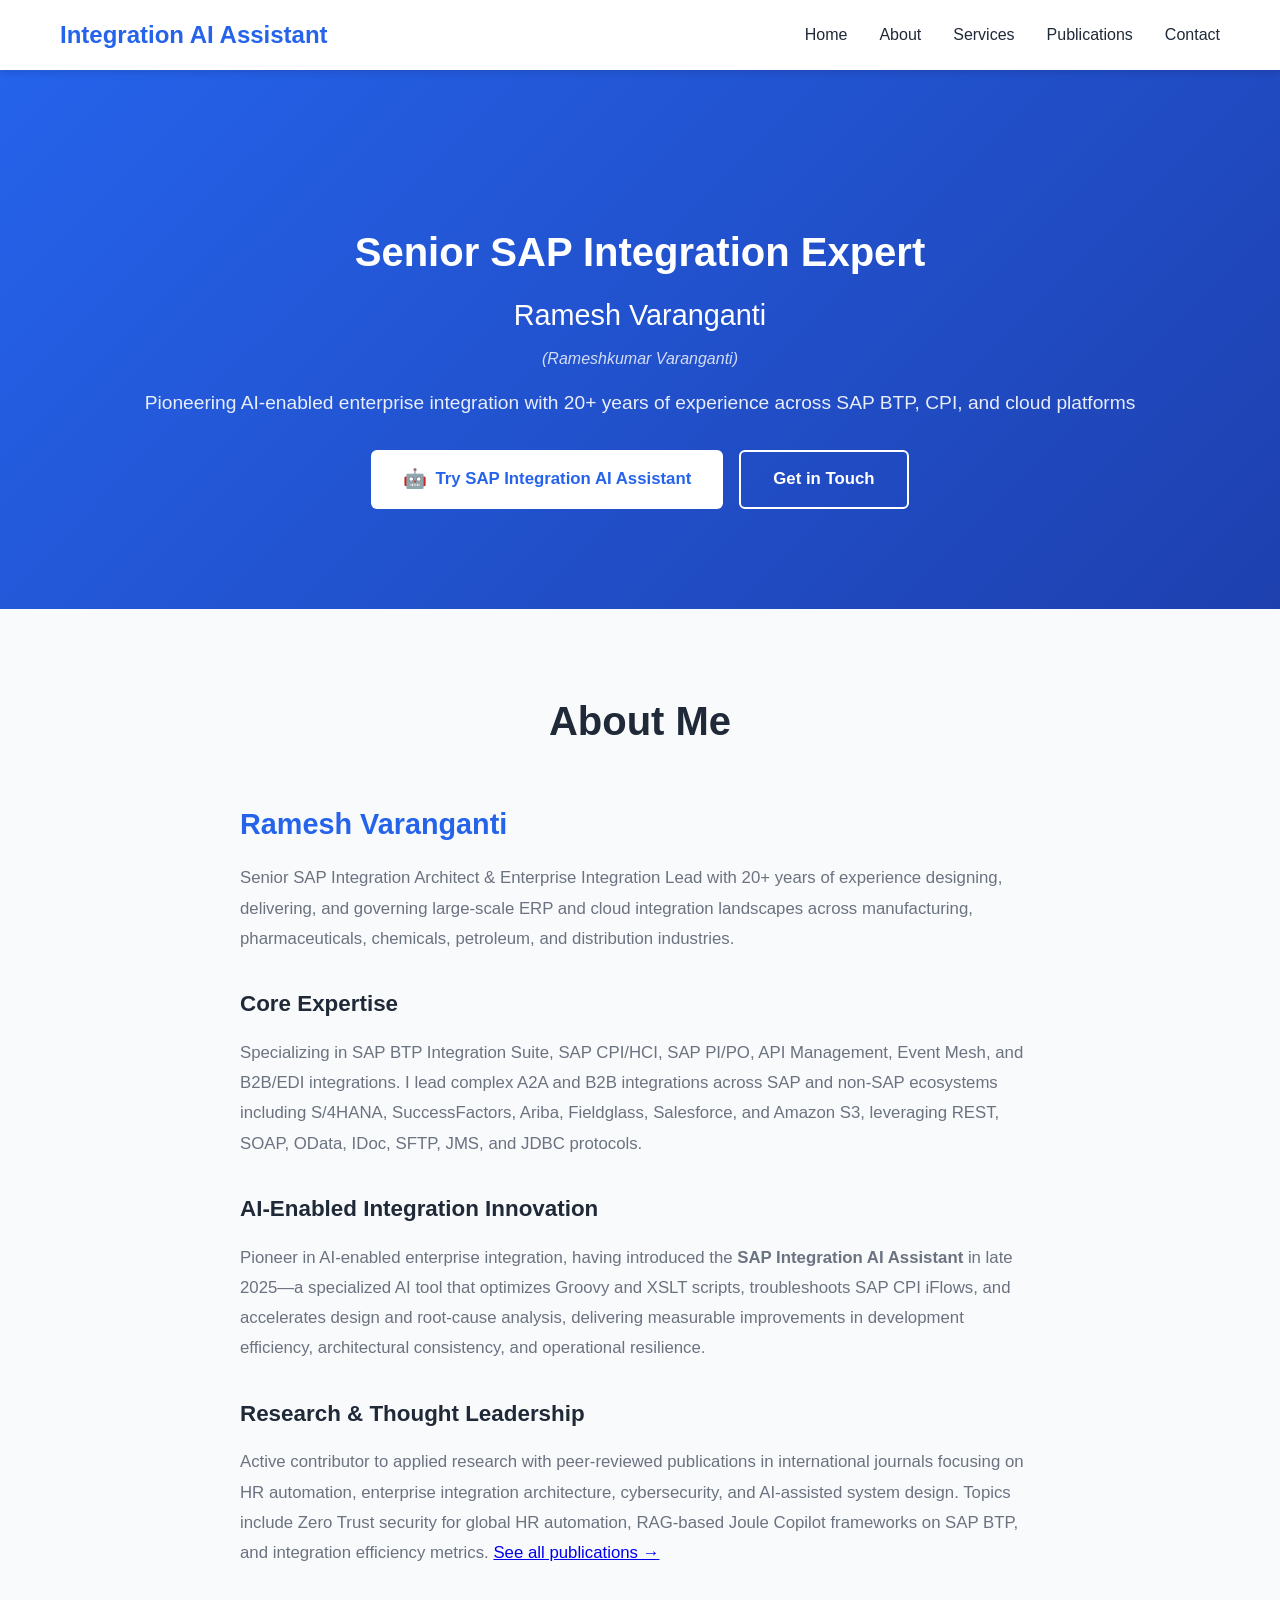
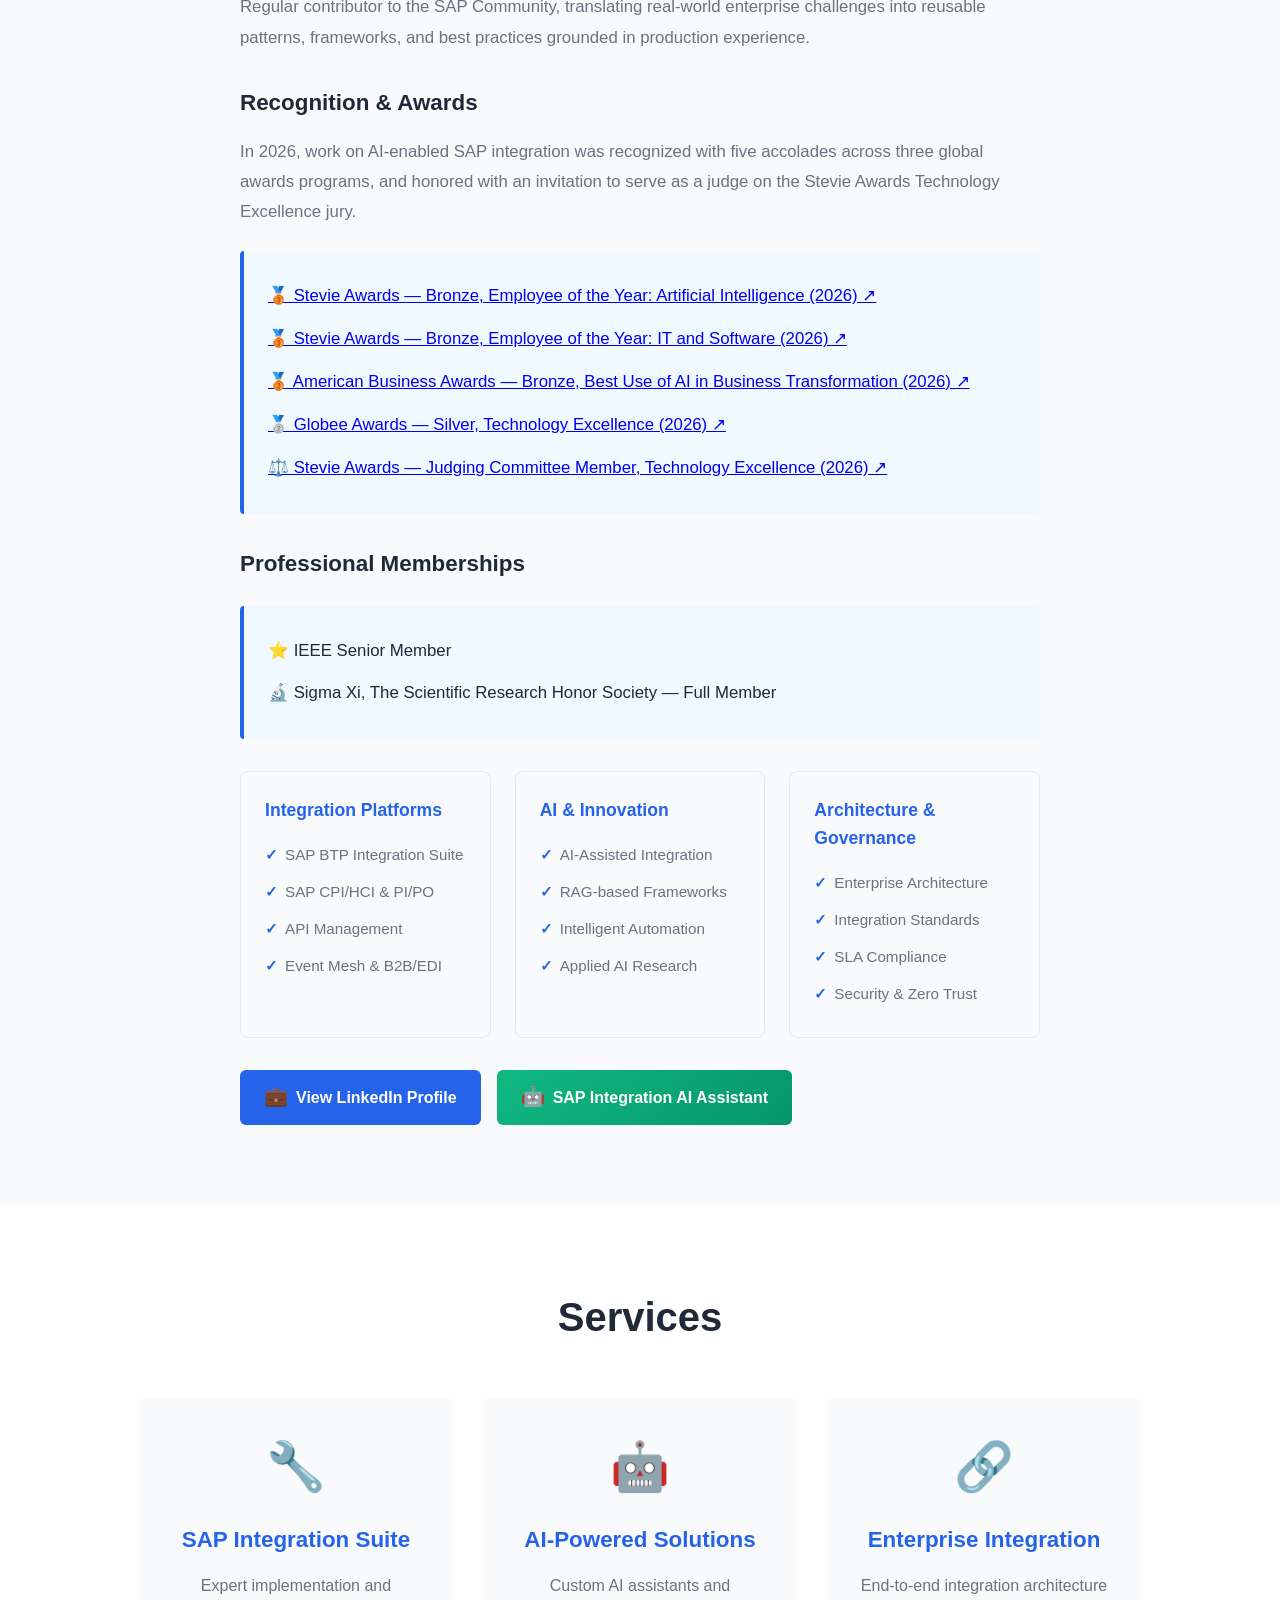
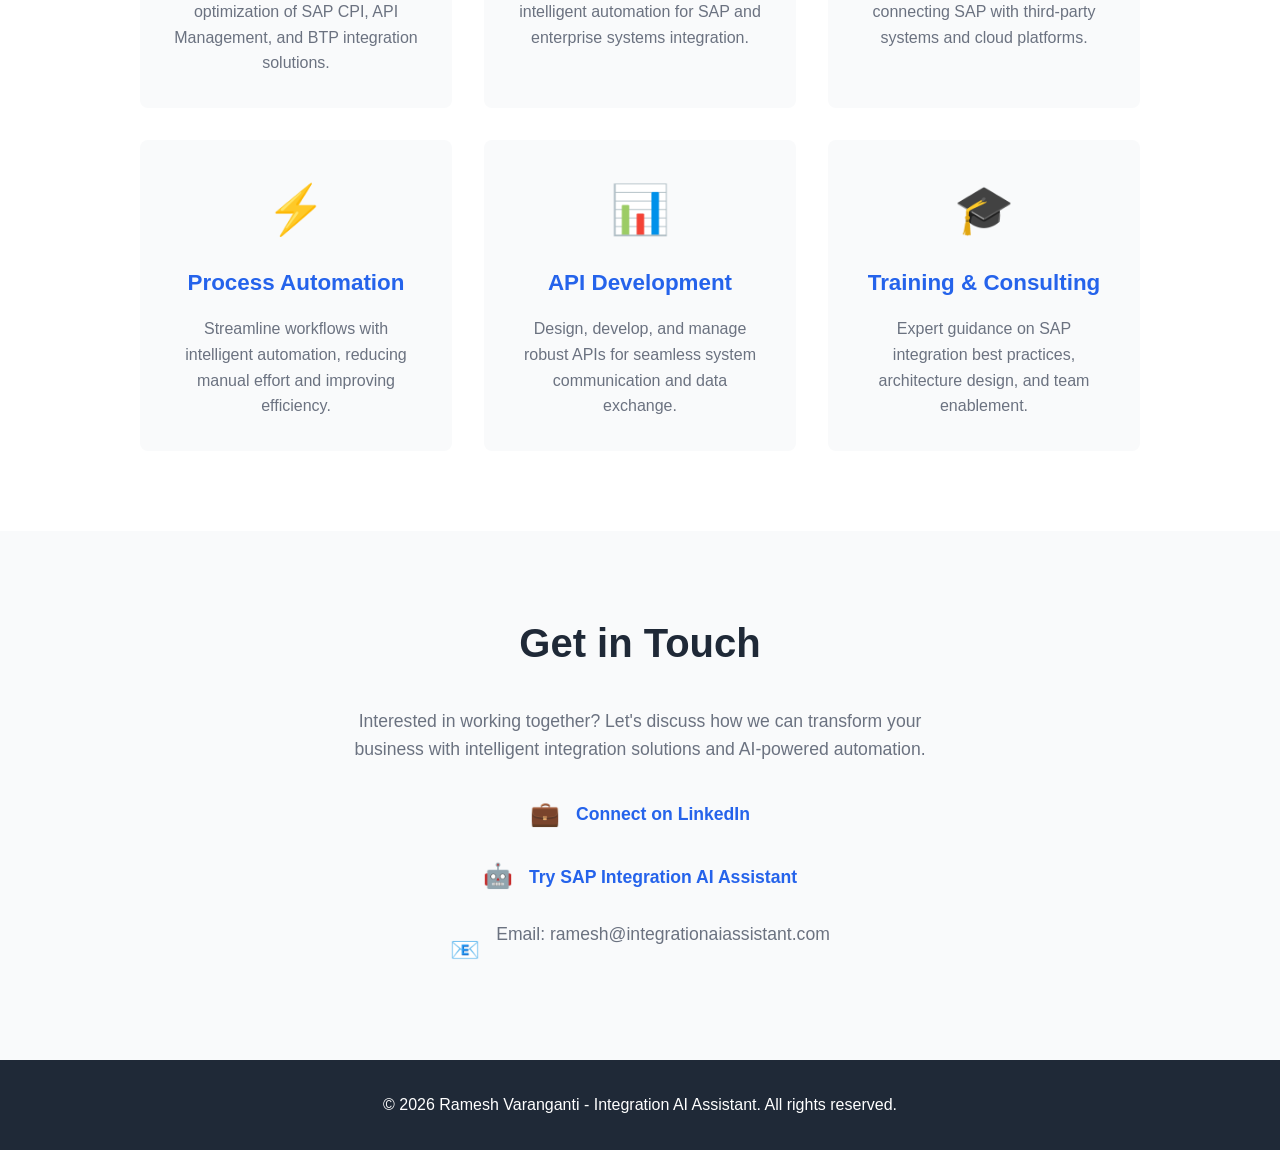
<file: index.html>
<!DOCTYPE html>
<html lang="en">
<head>
    <meta charset="UTF-8">
    <meta name="viewport" content="width=device-width, initial-scale=1.0">
    
    <!-- Primary Meta Tags -->
    <title>Ramesh Varanganti (Rameshkumar Varanganti) - SAP Integration Architect & AI Solutions Expert</title>
    <meta name="title" content="Ramesh Varanganti - SAP Integration Architect & AI Solutions Expert">
    <meta name="description" content="Ramesh Varanganti (Ramesh Kumar Varanganti) - Senior SAP Integration Architect with 20 years of experience in SAP BTP, CPI, PI/PO, and AI-enabled enterprise integration. Expert in Groovy scripting, XSLT, API development, and integration architecture.">
    <meta name="keywords" content="Ramesh Varanganti, Ramesh Kumar Varanganti, SAP Integration, SAP CPI, SAP BTP, Integration Architect, SAP PI/PO, Groovy Script, XSLT, API Management, Enterprise Integration, AI Assistant, SAP Cloud Platform Integration">
    <meta name="author" content="Ramesh Varanganti">
    <meta name="robots" content="index, follow">
    
    <!-- Open Graph / Facebook -->
    <meta property="og:type" content="website">
    <meta property="og:url" content="https://rameshvaranganti.github.io/integrationaiexpert/">
    <meta property="og:title" content="Ramesh Varanganti - SAP Integration Architect & AI Solutions Expert">
    <meta property="og:description" content="Senior SAP Integration Architect with 20 years of experience in SAP BTP, CPI, and AI-enabled enterprise integration solutions.">
    
    <!-- Twitter -->
    <meta property="twitter:card" content="summary_large_image">
    <meta property="twitter:url" content="https://rameshvaranganti.github.io/integrationaiexpert/">
    <meta property="twitter:title" content="Ramesh Varanganti - SAP Integration Architect">
    <meta property="twitter:description" content="Senior SAP Integration Architect with 20 years of experience in SAP BTP, CPI, and AI-enabled enterprise integration.">
    
    <!-- Canonical URL -->
    <link rel="canonical" href="https://rameshvaranganti.github.io/integrationaiexpert/">
    
    <link rel="stylesheet" href="styles.css">
    
    <!-- Schema.org structured data -->
    <script type="application/ld+json">
    {
      "@context": "https://schema.org",
      "@type": "Person",
      "name": "Ramesh Varanganti",
      "alternateName": "Ramesh Kumar Varanganti",
      "url": "https://rameshvaranganti.github.io/integrationaiexpert/",
      "jobTitle": "Senior SAP Integration Expert",
      "description": "Senior SAP Integration Expert with 20 years of experience in enterprise integration, SAP BTP, CPI, and AI-enabled solutions",
      "sameAs": [
        "https://www.linkedin.com/in/rvaranganti/",
        "https://github.com/rameshvaranganti"
      ],
      "knowsAbout": [
        "SAP Integration Suite",
        "SAP CPI",
        "SAP BTP",
        "Enterprise Integration",
        "API Management",
        "Groovy Scripting",
        "XSLT Transformations",
        "Artificial Intelligence"
      ]
    }
    </script>
</head>
<body>
    <header>
        <nav>
            <div class="container">
                <div class="logo">
                    <h1>Integration AI Assistant</h1>
                </div>
                <ul class="nav-links">
                    <li><a href="#home">Home</a></li>
                    <li><a href="#about">About</a></li>
                    <li><a href="#services">Services</a></li>
                    <li><a href="publications/">Publications</a></li>
                    <li><a href="#contact">Contact</a></li>
                </ul>
            </div>
        </nav>
    </header>

    <section id="home" class="hero">
        <div class="container">
            <div class="hero-content">
                <h2>Senior SAP Integration Expert</h2>
                <h3>Ramesh Varanganti</h3>
                <p class="alt-name">(Rameshkumar Varanganti)</p>
                <p>Pioneering AI-enabled enterprise integration with 20+ years of experience across SAP BTP, CPI, and cloud platforms</p>
                <div class="cta-buttons">
                    <a href="assistant.html" class="cta-button cta-primary">
                        <span class="button-icon">🤖</span> Try SAP Integration AI Assistant
                    </a>
                    <a href="#contact" class="cta-button cta-secondary">Get in Touch</a>
                </div>
            </div>
        </div>
    </section>

    <section id="about" class="about">
        <div class="container">
            <h2>About Me</h2>
            <div class="about-content">
                <div class="about-text">
                    <h3>Ramesh Varanganti</h3>
                    <p class="lead-text">Senior SAP Integration Architect & Enterprise Integration Lead with 20+ years of experience designing, delivering, and governing large-scale ERP and cloud integration landscapes across manufacturing, pharmaceuticals, chemicals, petroleum, and distribution industries.</p>
                    
                    <h4>Core Expertise</h4>
                    <p>Specializing in SAP BTP Integration Suite, SAP CPI/HCI, SAP PI/PO, API Management, Event Mesh, and B2B/EDI integrations. I lead complex A2A and B2B integrations across SAP and non-SAP ecosystems including S/4HANA, SuccessFactors, Ariba, Fieldglass, Salesforce, and Amazon S3, leveraging REST, SOAP, OData, IDoc, SFTP, JMS, and JDBC protocols.</p>
                    
                    <h4>AI-Enabled Integration Innovation</h4>
                    <p>Pioneer in AI-enabled enterprise integration, having introduced the <strong>SAP Integration AI Assistant</strong> in late 2025—a specialized AI tool that optimizes Groovy and XSLT scripts, troubleshoots SAP CPI iFlows, and accelerates design and root-cause analysis, delivering measurable improvements in development efficiency, architectural consistency, and operational resilience.</p>
                    
                    <h4>Research & Thought Leadership</h4>
                    <p>Active contributor to applied research with peer-reviewed publications in international journals focusing on HR automation, enterprise integration architecture, cybersecurity, and AI-assisted system design. Topics include Zero Trust security for global HR automation, RAG-based Joule Copilot frameworks on SAP BTP, and integration efficiency metrics. <a href="publications/">See all publications →</a></p>
                    <p>Regular contributor to the SAP Community, translating real-world enterprise challenges into reusable patterns, frameworks, and best practices grounded in production experience.</p>
                    
                    <h4>Recognition & Awards</h4>
                    <p>In 2026, work on AI-enabled SAP integration was recognized with five accolades across three global awards programs, and honored with an invitation to serve as a judge on the Stevie Awards Technology Excellence jury.</p>
                    <ul class="impact-list">
                        <li><a href="https://www.verix.io/credential/5b6a50ad-8490-4d20-a420-1613defbc594" target="_blank" rel="noopener">🥉 Stevie Awards — Bronze, Employee of the Year: Artificial Intelligence (2026) ↗</a></li>
                        <li><a href="https://www.verix.io/credential/aa96861b-5f7f-4bad-b9d7-258c053077a4" target="_blank" rel="noopener">🥉 Stevie Awards — Bronze, Employee of the Year: IT and Software (2026) ↗</a></li>
                        <li><a href="https://www.verix.io/credential/62461644-d7ab-4cfb-8251-f852b1ce5040" target="_blank" rel="noopener">🥉 American Business Awards — Bronze, Best Use of AI in Business Transformation (2026) ↗</a></li>
                        <li><a href="https://credential.globeeawards.com/46de769b-d47a-4793-b0cf-6f1175fcad1c#acc.SbDMAs6I" target="_blank" rel="noopener">🥈 Globee Awards — Silver, Technology Excellence (2026) ↗</a></li>
                        <li><a href="https://www.verix.io/credential/5c9ff1b4-fcc4-4142-a418-a281d6433f5b" target="_blank" rel="noopener">⚖️ Stevie Awards — Judging Committee Member, Technology Excellence (2026) ↗</a></li>
                    </ul>

                    <h4>Professional Memberships</h4>
                    <ul class="impact-list">
                        <li>⭐ IEEE Senior Member</li>
                        <li>🔬 Sigma Xi, The Scientific Research Honor Society — Full Member</li>
                    </ul>
                    
                    <div class="expertise-grid">
                        <div class="expertise-category">
                            <h5>Integration Platforms</h5>
                            <ul>
                                <li>SAP BTP Integration Suite</li>
                                <li>SAP CPI/HCI & PI/PO</li>
                                <li>API Management</li>
                                <li>Event Mesh & B2B/EDI</li>
                            </ul>
                        </div>
                        <div class="expertise-category">
                            <h5>AI & Innovation</h5>
                            <ul>
                                <li>AI-Assisted Integration</li>
                                <li>RAG-based Frameworks</li>
                                <li>Intelligent Automation</li>
                                <li>Applied AI Research</li>
                            </ul>
                        </div>
                        <div class="expertise-category">
                            <h5>Architecture & Governance</h5>
                            <ul>
                                <li>Enterprise Architecture</li>
                                <li>Integration Standards</li>
                                <li>SLA Compliance</li>
                                <li>Security & Zero Trust</li>
                            </ul>
                        </div>
                    </div>
                    
                    <div class="about-links">
                        <a href="https://www.linkedin.com/in/rvaranganti/" target="_blank" class="profile-link">
                            <span class="link-icon">💼</span> View LinkedIn Profile
                        </a>
                        <a href="assistant.html" class="profile-link ai-link">
                            <span class="link-icon">🤖</span> SAP Integration AI Assistant
                        </a>
                    </div>
                </div>
            </div>
        </div>
    </section>

    <section id="services" class="services">
        <div class="container">
            <h2>Services</h2>
            <div class="services-grid">
                <div class="service-card">
                    <div class="service-icon">🔧</div>
                    <h3>SAP Integration Suite</h3>
                    <p>Expert implementation and optimization of SAP CPI, API Management, and BTP integration solutions.</p>
                </div>
                <div class="service-card">
                    <div class="service-icon">🤖</div>
                    <h3>AI-Powered Solutions</h3>
                    <p>Custom AI assistants and intelligent automation for SAP and enterprise systems integration.</p>
                </div>
                <div class="service-card">
                    <div class="service-icon">🔗</div>
                    <h3>Enterprise Integration</h3>
                    <p>End-to-end integration architecture connecting SAP with third-party systems and cloud platforms.</p>
                </div>
                <div class="service-card">
                    <div class="service-icon">⚡</div>
                    <h3>Process Automation</h3>
                    <p>Streamline workflows with intelligent automation, reducing manual effort and improving efficiency.</p>
                </div>
                <div class="service-card">
                    <div class="service-icon">📊</div>
                    <h3>API Development</h3>
                    <p>Design, develop, and manage robust APIs for seamless system communication and data exchange.</p>
                </div>
                <div class="service-card">
                    <div class="service-icon">🎓</div>
                    <h3>Training & Consulting</h3>
                    <p>Expert guidance on SAP integration best practices, architecture design, and team enablement.</p>
                </div>
            </div>
        </div>
    </section>

    <section id="contact" class="contact">
        <div class="container">
            <h2>Get in Touch</h2>
            <div class="contact-content">
                <p>Interested in working together? Let's discuss how we can transform your business with intelligent integration solutions and AI-powered automation.</p>
                <div class="contact-info">
                    <div class="contact-item">
                        <span class="contact-icon">💼</span>
                        <a href="https://www.linkedin.com/in/rvaranganti/" target="_blank" class="contact-link">Connect on LinkedIn</a>
                    </div>
                    <div class="contact-item">
                        <span class="contact-icon">🤖</span>
                        <a href="assistant.html" class="contact-link">Try SAP Integration AI Assistant</a>
                    </div>
                    <div class="contact-item">
                        <span class="contact-icon">📧</span>
                        <p>Email: ramesh@integrationaiassistant.com</p>
                    </div>
                </div>
            </div>
        </div>
    </section>

    <footer>
        <div class="container">
            <p>&copy; 2026 Ramesh Varanganti - Integration AI Assistant. All rights reserved.</p>
        </div>
    </footer>

    <script src="script.js"></script>
</body>
</html>
</file>
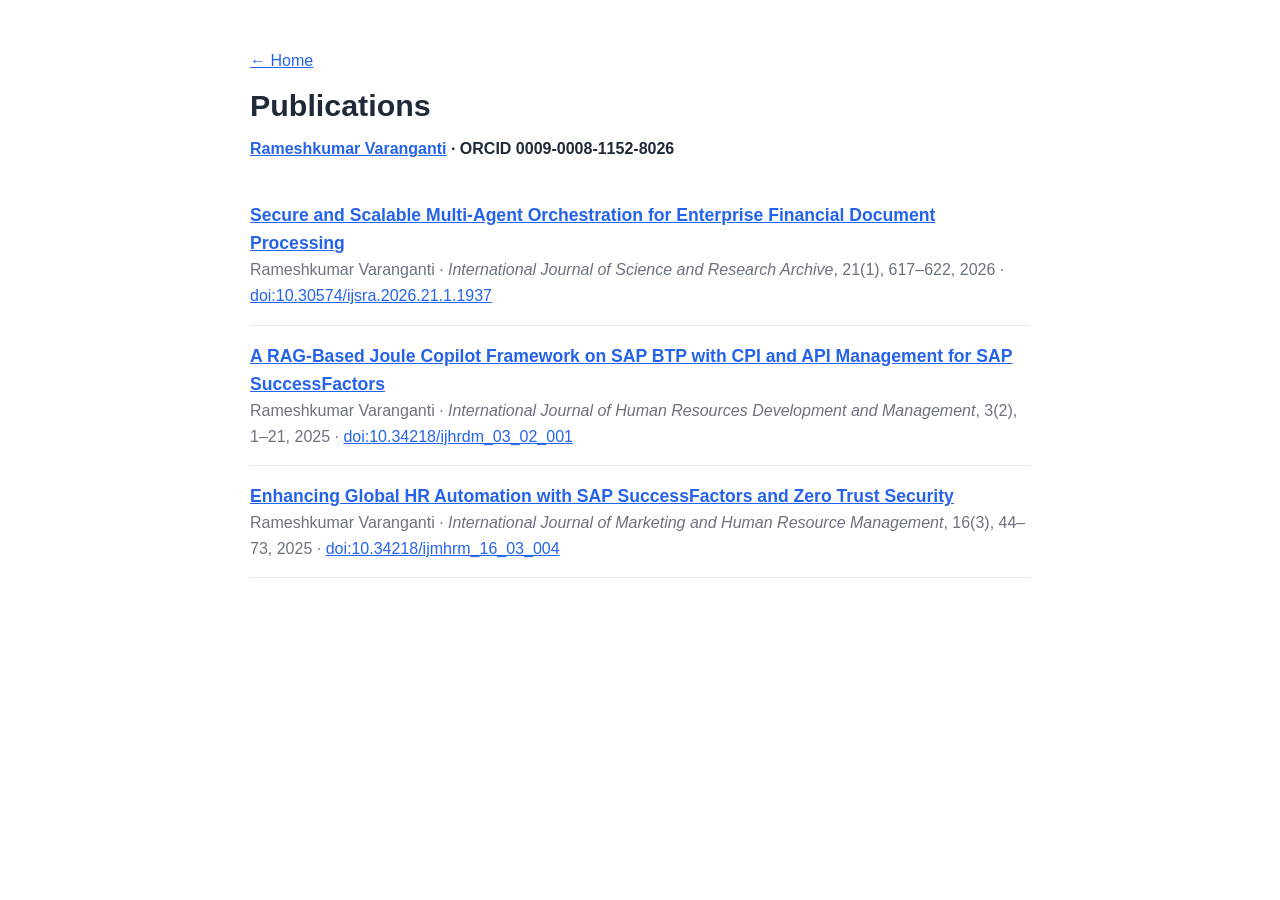
<file: publications/index.html>
<!DOCTYPE html>
<html lang="en">
<head>
    <meta charset="UTF-8">
    <meta name="viewport" content="width=device-width, initial-scale=1.0">
    <title>Publications | Rameshkumar Varanganti</title>
    <meta name="description" content="Peer-reviewed journal publications by Rameshkumar Varanganti on SAP integration, Zero Trust security, RAG copilots and multi-agent AI.">
    <link rel="canonical" href="https://rameshvaranganti.github.io/integrationaiexpert/publications/">
    <link rel="stylesheet" href="../styles.css">
    <link rel="stylesheet" href="publications.css">
</head>
<body>
    <main class="pub-page container">
        <p class="pub-back"><a href="../">← Home</a></p>
        <h1 class="pub-title">Publications</h1>
        <p class="pub-author"><a href="https://orcid.org/0009-0008-1152-8026">Rameshkumar Varanganti</a> · ORCID 0009-0008-1152-8026</p>
        <ul class="pub-list">
        <li class="pub-item">
            <a class="pub-item-title" href="multi-agent-financial-document-processing.html">Secure and Scalable Multi-Agent Orchestration for Enterprise Financial Document Processing</a>
            <div class="pub-venue">Rameshkumar Varanganti · <em>International Journal of Science and Research Archive</em>, 21(1), 617–622, 2026 · <a href="https://doi.org/10.30574/ijsra.2026.21.1.1937">doi:10.30574/ijsra.2026.21.1.1937</a></div>
        </li>
        <li class="pub-item">
            <a class="pub-item-title" href="rag-joule-copilot-sap-btp-successfactors.html">A RAG-Based Joule Copilot Framework on SAP BTP with CPI and API Management for SAP SuccessFactors</a>
            <div class="pub-venue">Rameshkumar Varanganti · <em>International Journal of Human Resources Development and Management</em>, 3(2), 1–21, 2025 · <a href="https://doi.org/10.34218/ijhrdm_03_02_001">doi:10.34218/ijhrdm_03_02_001</a></div>
        </li>
        <li class="pub-item">
            <a class="pub-item-title" href="zero-trust-hr-automation-successfactors.html">Enhancing Global HR Automation with SAP SuccessFactors and Zero Trust Security</a>
            <div class="pub-venue">Rameshkumar Varanganti · <em>International Journal of Marketing and Human Resource Management</em>, 16(3), 44–73, 2025 · <a href="https://doi.org/10.34218/ijmhrm_16_03_004">doi:10.34218/ijmhrm_16_03_004</a></div>
        </li>
        </ul>
    </main>
</body>
</html>
</file>
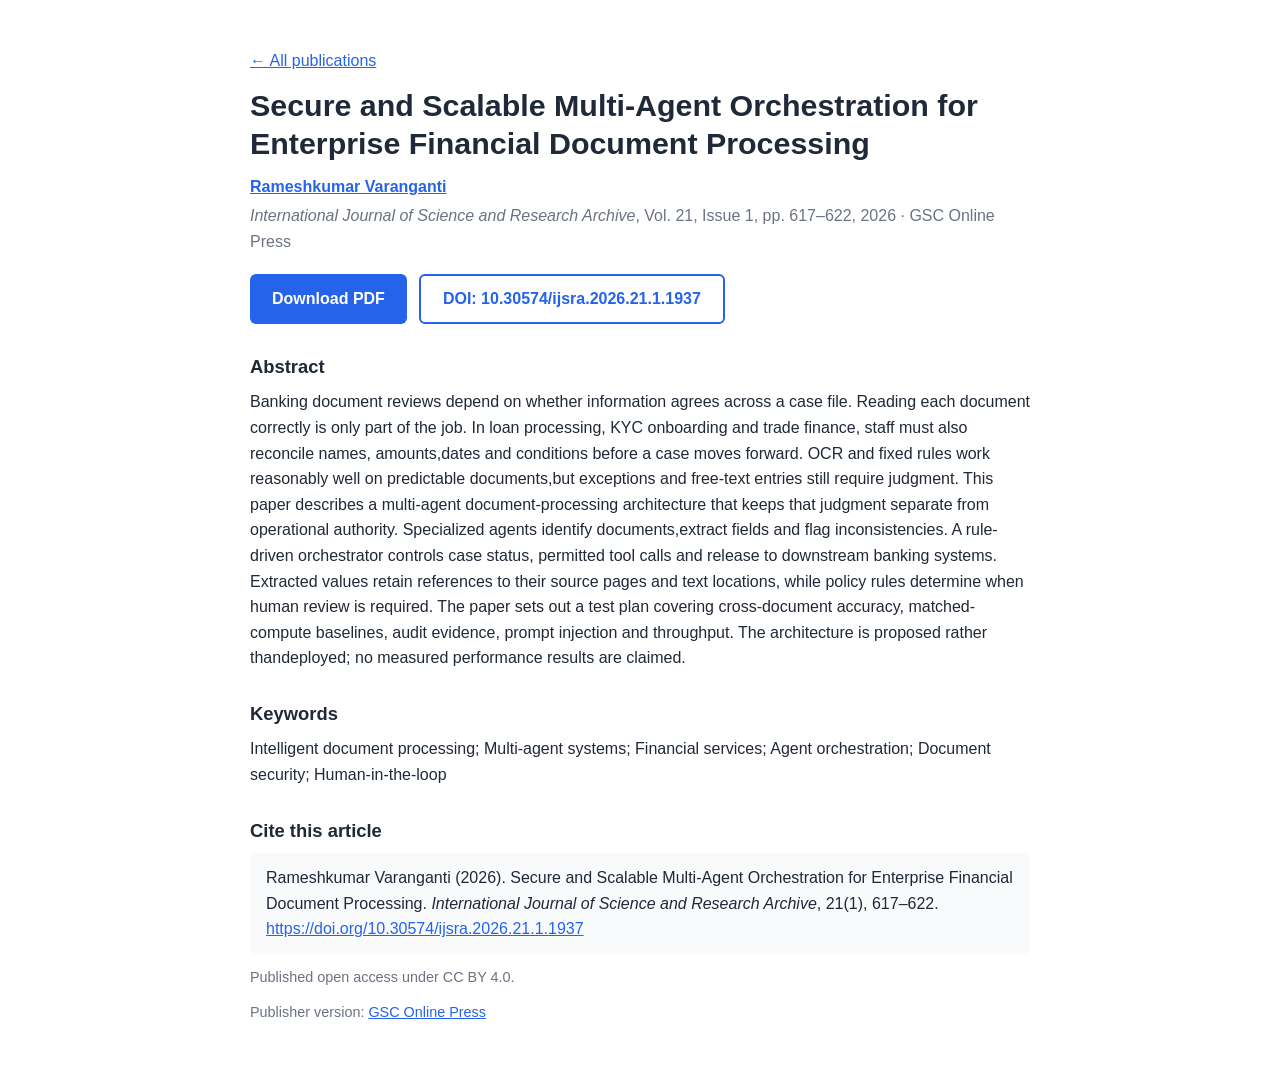
<file: publications/multi-agent-financial-document-processing.html>
<!DOCTYPE html>
<html lang="en">
<head>
    <meta charset="UTF-8">
    <meta name="viewport" content="width=device-width, initial-scale=1.0">
    <title>Secure and Scalable Multi-Agent Orchestration for Enterprise Financial Document Processing | Rameshkumar Varanganti</title>
    <meta name="description" content="Proposes a multi-agent architecture for financial document review in which specialised agents extract data and flag mismatches, while a rule-based orchestr">
    <link rel="canonical" href="https://rameshvaranganti.github.io/integrationaiexpert/publications/multi-agent-financial-document-processing.html">
    <meta name="citation_title" content="Secure and Scalable Multi-Agent Orchestration for Enterprise Financial Document Processing">
    <meta name="citation_author" content="Rameshkumar Varanganti">
    <meta name="citation_publication_date" content="2026/10/31">
    <meta name="citation_journal_title" content="International Journal of Science and Research Archive">
    <meta name="citation_journal_abbrev" content="IJSRA">
    <meta name="citation_publisher" content="GSC Online Press">
    <meta name="citation_volume" content="21">
    <meta name="citation_issue" content="1">
    <meta name="citation_firstpage" content="617">
    <meta name="citation_lastpage" content="622">
    <meta name="citation_doi" content="10.30574/ijsra.2026.21.1.1937">
    <meta name="citation_pdf_url" content="https://rameshvaranganti.github.io/integrationaiexpert/publications/pdf/IJSRA-2026-1937.pdf">
    <meta name="citation_abstract_html_url" content="https://rameshvaranganti.github.io/integrationaiexpert/publications/multi-agent-financial-document-processing.html">
    <meta name="citation_language" content="en">
    <meta name="citation_keywords" content="Intelligent document processing">
    <meta name="citation_keywords" content="Multi-agent systems">
    <meta name="citation_keywords" content="Financial services">
    <meta name="citation_keywords" content="Agent orchestration">
    <meta name="citation_keywords" content="Document security">
    <meta name="citation_keywords" content="Human-in-the-loop">
    <link rel="stylesheet" href="../styles.css">
    <link rel="stylesheet" href="publications.css">
</head>
<body>
    <main class="pub-page container">
        <p class="pub-back"><a href="index.html">← All publications</a></p>
        <h1 class="pub-title">Secure and Scalable Multi-Agent Orchestration for Enterprise Financial Document Processing</h1>
        <p class="pub-author"><a href="https://orcid.org/0009-0008-1152-8026">Rameshkumar Varanganti</a></p>
        <p class="pub-venue"><em>International Journal of Science and Research Archive</em>, Vol. 21, Issue 1, pp. 617–622, 2026 · GSC Online Press</p>
        <p class="pub-links">
            <a class="cta-button cta-primary" href="pdf/IJSRA-2026-1937.pdf">Download PDF</a>
            <a class="cta-button cta-secondary" href="https://doi.org/10.30574/ijsra.2026.21.1.1937">DOI: 10.30574/ijsra.2026.21.1.1937</a>
        </p>
        <h2>Abstract</h2>
        <p class="pub-abstract">Banking document reviews depend on whether information agrees across a case file. Reading each document correctly is only part of the job. In loan processing, KYC onboarding and trade finance, staff must also reconcile names, amounts,dates and conditions before a case moves forward. OCR and fixed rules work reasonably well on predictable documents,but exceptions and free-text entries still require judgment. This paper describes a multi-agent document-processing architecture that keeps that judgment separate from operational authority. Specialized agents identify documents,extract fields and flag inconsistencies. A rule-driven orchestrator controls case status, permitted tool calls and release to downstream banking systems. Extracted values retain references to their source pages and text locations, while policy rules determine when human review is required. The paper sets out a test plan covering cross-document accuracy, matched-compute baselines, audit evidence, prompt injection and throughput. The architecture is proposed rather thandeployed; no measured performance results are claimed.</p>
        <h2>Keywords</h2>
        <p>Intelligent document processing; Multi-agent systems; Financial services; Agent orchestration; Document security; Human-in-the-loop</p>
        <h2>Cite this article</h2>
        <p class="pub-cite">Rameshkumar Varanganti (2026). Secure and Scalable Multi-Agent Orchestration for Enterprise Financial Document Processing. <em>International Journal of Science and Research Archive</em>, 21(1), 617–622. <a href="https://doi.org/10.30574/ijsra.2026.21.1.1937">https://doi.org/10.30574/ijsra.2026.21.1.1937</a></p>
        <p class="pub-note">Published open access under CC BY 4.0.</p>
        <p class="pub-note">Publisher version: <a href="https://ijsra.net/content/secure-and-scalable-multi-agent-orchestration-enterprise-financial-document-processing">GSC Online Press</a></p>
    </main>
</body>
</html>
</file>
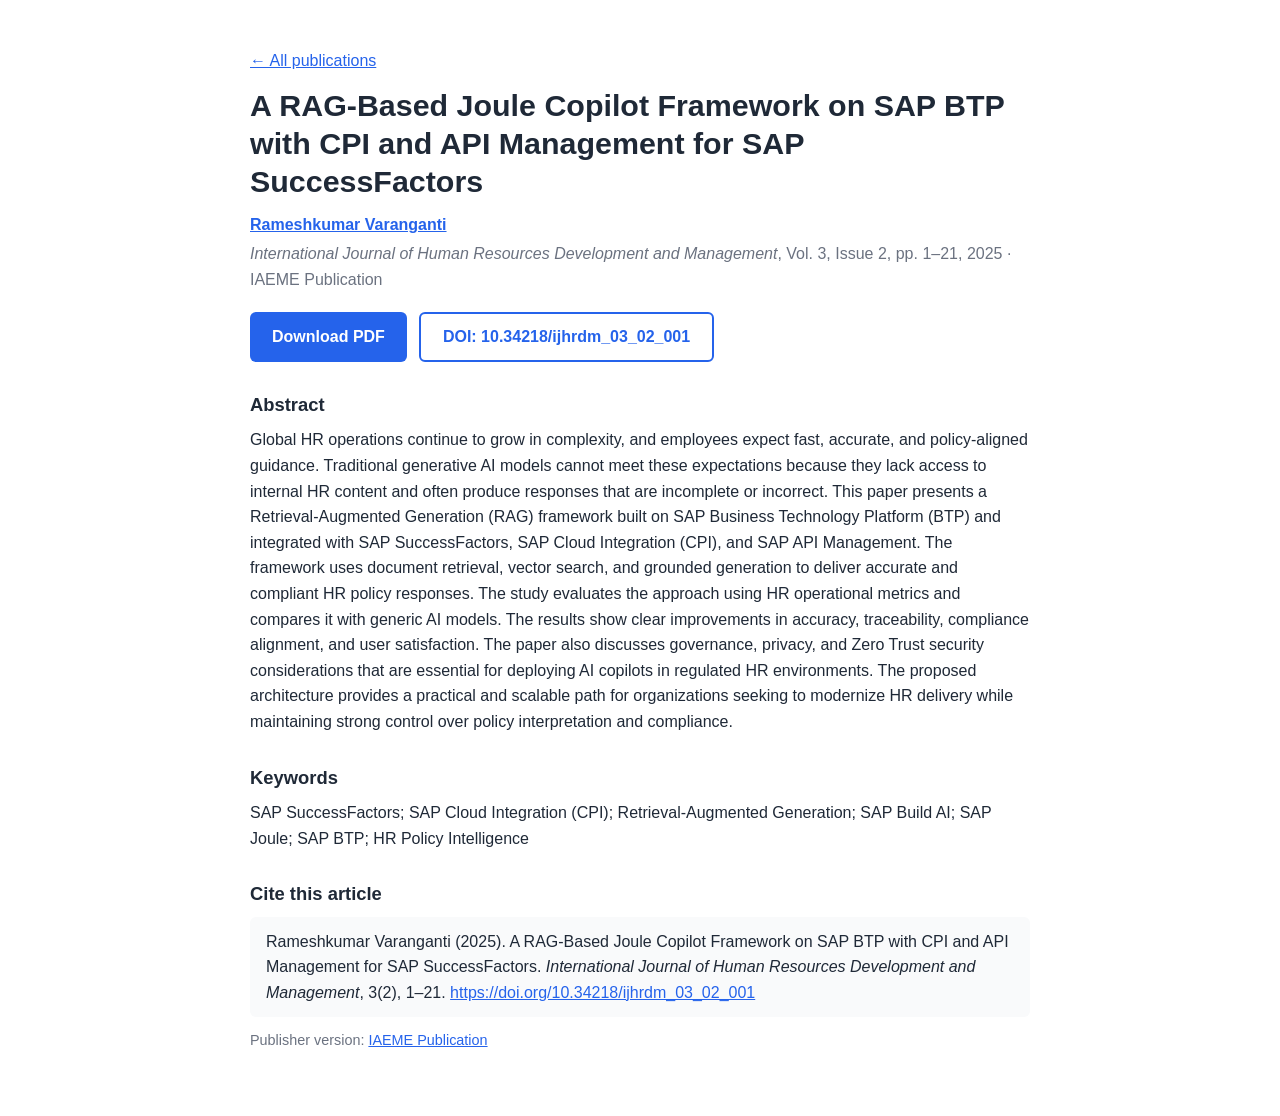
<file: publications/rag-joule-copilot-sap-btp-successfactors.html>
<!DOCTYPE html>
<html lang="en">
<head>
    <meta charset="UTF-8">
    <meta name="viewport" content="width=device-width, initial-scale=1.0">
    <title>A RAG-Based Joule Copilot Framework on SAP BTP with CPI and API Management for SAP SuccessFactors | Rameshkumar Varanganti</title>
    <meta name="description" content="Presents a retrieval-augmented generation (RAG) framework that grounds SAP Joule copilot answers in enterprise HR content, using SAP BTP, SAP Cloud Integra">
    <link rel="canonical" href="https://rameshvaranganti.github.io/integrationaiexpert/publications/rag-joule-copilot-sap-btp-successfactors.html">
    <meta name="citation_title" content="A RAG-Based Joule Copilot Framework on SAP BTP with CPI and API Management for SAP SuccessFactors">
    <meta name="citation_author" content="Rameshkumar Varanganti">
    <meta name="citation_publication_date" content="2025/12/26">
    <meta name="citation_journal_title" content="International Journal of Human Resources Development and Management">
    <meta name="citation_journal_abbrev" content="IJHRDM">
    <meta name="citation_publisher" content="IAEME Publication">
    <meta name="citation_volume" content="3">
    <meta name="citation_issue" content="2">
    <meta name="citation_firstpage" content="1">
    <meta name="citation_lastpage" content="21">
    <meta name="citation_doi" content="10.34218/ijhrdm_03_02_001">
    <meta name="citation_pdf_url" content="https://rameshvaranganti.github.io/integrationaiexpert/publications/pdf/IJHRDM_03_02_001.pdf">
    <meta name="citation_abstract_html_url" content="https://rameshvaranganti.github.io/integrationaiexpert/publications/rag-joule-copilot-sap-btp-successfactors.html">
    <meta name="citation_language" content="en">
    <meta name="citation_keywords" content="SAP SuccessFactors">
    <meta name="citation_keywords" content="SAP Cloud Integration (CPI)">
    <meta name="citation_keywords" content="Retrieval-Augmented Generation">
    <meta name="citation_keywords" content="SAP Build AI">
    <meta name="citation_keywords" content="SAP Joule">
    <meta name="citation_keywords" content="SAP BTP">
    <meta name="citation_keywords" content="HR Policy Intelligence">
    <link rel="stylesheet" href="../styles.css">
    <link rel="stylesheet" href="publications.css">
</head>
<body>
    <main class="pub-page container">
        <p class="pub-back"><a href="index.html">← All publications</a></p>
        <h1 class="pub-title">A RAG-Based Joule Copilot Framework on SAP BTP with CPI and API Management for SAP SuccessFactors</h1>
        <p class="pub-author"><a href="https://orcid.org/0009-0008-1152-8026">Rameshkumar Varanganti</a></p>
        <p class="pub-venue"><em>International Journal of Human Resources Development and Management</em>, Vol. 3, Issue 2, pp. 1–21, 2025 · IAEME Publication</p>
        <p class="pub-links">
            <a class="cta-button cta-primary" href="pdf/IJHRDM_03_02_001.pdf">Download PDF</a>
            <a class="cta-button cta-secondary" href="https://doi.org/10.34218/ijhrdm_03_02_001">DOI: 10.34218/ijhrdm_03_02_001</a>
        </p>
        <h2>Abstract</h2>
        <p class="pub-abstract">Global HR operations continue to grow in complexity, and employees expect fast, accurate, and policy‑aligned guidance. Traditional generative AI models cannot meet these expectations because they lack access to internal HR content and often produce responses that are incomplete or incorrect. This paper presents a Retrieval‑Augmented Generation (RAG) framework built on SAP Business Technology Platform (BTP) and integrated with SAP SuccessFactors, SAP Cloud Integration (CPI), and SAP API Management. The framework uses document retrieval, vector search, and grounded generation to deliver accurate and compliant HR policy responses. The study evaluates the approach using HR operational metrics and compares it with generic AI models. The results show clear improvements in accuracy, traceability, compliance alignment, and user satisfaction. The paper also discusses governance, privacy, and Zero Trust security considerations that are essential for deploying AI copilots in regulated HR environments. The proposed architecture provides a practical and scalable path for organizations seeking to modernize HR delivery while maintaining strong control over policy interpretation and compliance.</p>
        <h2>Keywords</h2>
        <p>SAP SuccessFactors; SAP Cloud Integration (CPI); Retrieval-Augmented Generation; SAP Build AI; SAP Joule; SAP BTP; HR Policy Intelligence</p>
        <h2>Cite this article</h2>
        <p class="pub-cite">Rameshkumar Varanganti (2025). A RAG-Based Joule Copilot Framework on SAP BTP with CPI and API Management for SAP SuccessFactors. <em>International Journal of Human Resources Development and Management</em>, 3(2), 1–21. <a href="https://doi.org/10.34218/ijhrdm_03_02_001">https://doi.org/10.34218/ijhrdm_03_02_001</a></p>
        
        <p class="pub-note">Publisher version: <a href="https://iaeme.com/MasterAdmin/Journal_uploads/IJHRDM/VOLUME_3_ISSUE_2/IJHRDM_03_02_001.pdf">IAEME Publication</a></p>
    </main>
</body>
</html>
</file>
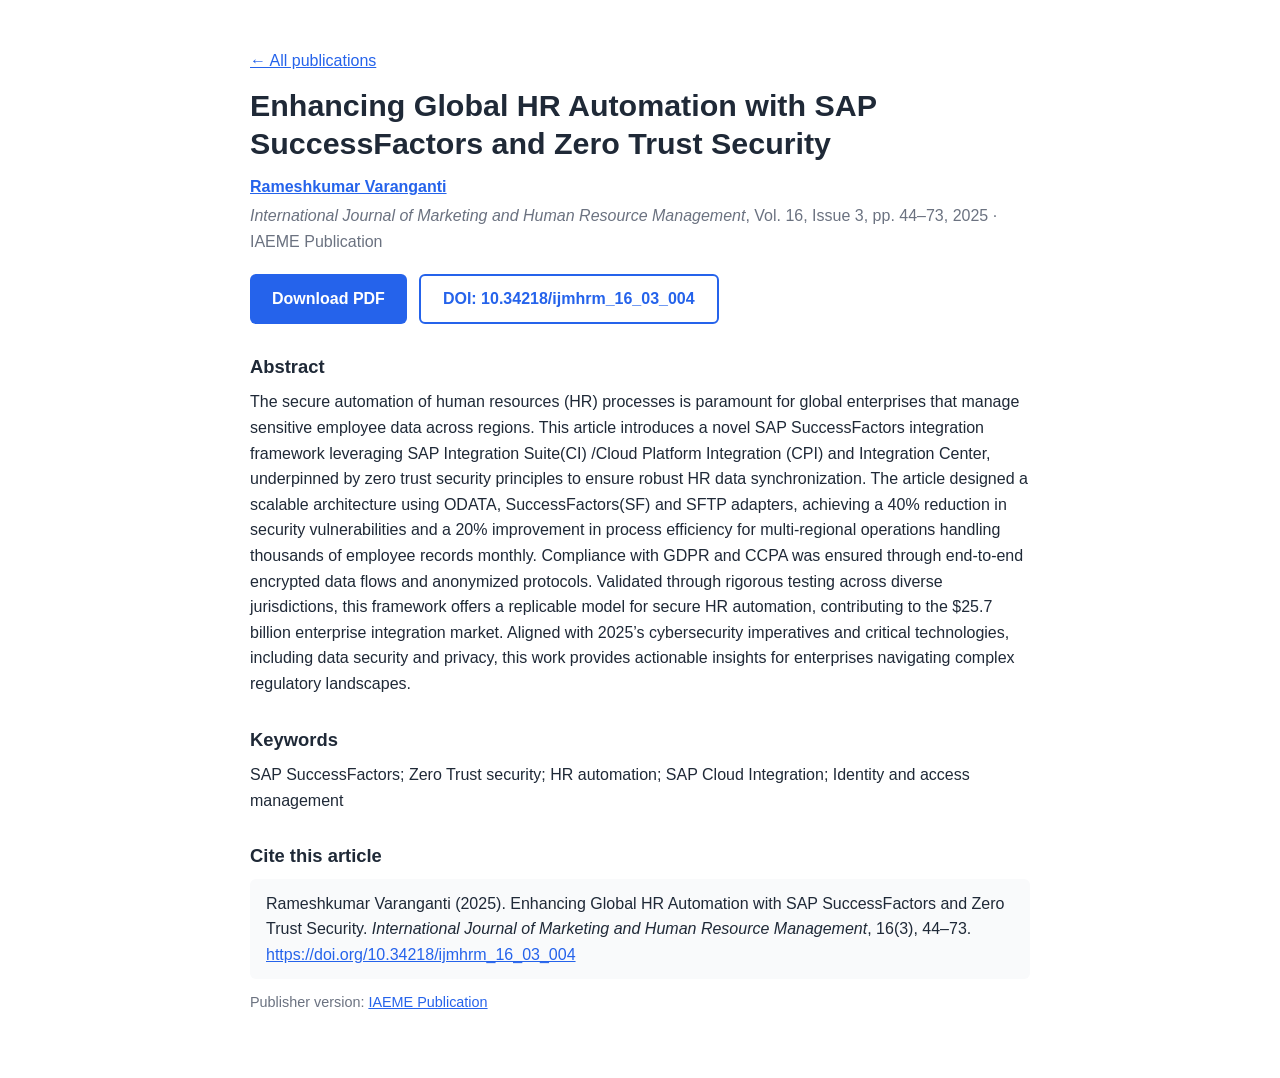
<file: publications/zero-trust-hr-automation-successfactors.html>
<!DOCTYPE html>
<html lang="en">
<head>
    <meta charset="UTF-8">
    <meta name="viewport" content="width=device-width, initial-scale=1.0">
    <title>Enhancing Global HR Automation with SAP SuccessFactors and Zero Trust Security | Rameshkumar Varanganti</title>
    <meta name="description" content="Examines how global enterprises can automate HR processes on SAP SuccessFactors while protecting sensitive employee data across regions, by applying Zero T">
    <link rel="canonical" href="https://rameshvaranganti.github.io/integrationaiexpert/publications/zero-trust-hr-automation-successfactors.html">
    <meta name="citation_title" content="Enhancing Global HR Automation with SAP SuccessFactors and Zero Trust Security">
    <meta name="citation_author" content="Rameshkumar Varanganti">
    <meta name="citation_publication_date" content="2025/10/16">
    <meta name="citation_journal_title" content="International Journal of Marketing and Human Resource Management">
    <meta name="citation_journal_abbrev" content="IJMHRM">
    <meta name="citation_publisher" content="IAEME Publication">
    <meta name="citation_volume" content="16">
    <meta name="citation_issue" content="3">
    <meta name="citation_firstpage" content="44">
    <meta name="citation_lastpage" content="73">
    <meta name="citation_doi" content="10.34218/ijmhrm_16_03_004">
    <meta name="citation_pdf_url" content="https://rameshvaranganti.github.io/integrationaiexpert/publications/pdf/IJMHRM_16_03_004.pdf">
    <meta name="citation_abstract_html_url" content="https://rameshvaranganti.github.io/integrationaiexpert/publications/zero-trust-hr-automation-successfactors.html">
    <meta name="citation_language" content="en">
    <meta name="citation_keywords" content="SAP SuccessFactors">
    <meta name="citation_keywords" content="Zero Trust security">
    <meta name="citation_keywords" content="HR automation">
    <meta name="citation_keywords" content="SAP Cloud Integration">
    <meta name="citation_keywords" content="Identity and access management">
    <link rel="stylesheet" href="../styles.css">
    <link rel="stylesheet" href="publications.css">
</head>
<body>
    <main class="pub-page container">
        <p class="pub-back"><a href="index.html">← All publications</a></p>
        <h1 class="pub-title">Enhancing Global HR Automation with SAP SuccessFactors and Zero Trust Security</h1>
        <p class="pub-author"><a href="https://orcid.org/0009-0008-1152-8026">Rameshkumar Varanganti</a></p>
        <p class="pub-venue"><em>International Journal of Marketing and Human Resource Management</em>, Vol. 16, Issue 3, pp. 44–73, 2025 · IAEME Publication</p>
        <p class="pub-links">
            <a class="cta-button cta-primary" href="pdf/IJMHRM_16_03_004.pdf">Download PDF</a>
            <a class="cta-button cta-secondary" href="https://doi.org/10.34218/ijmhrm_16_03_004">DOI: 10.34218/ijmhrm_16_03_004</a>
        </p>
        <h2>Abstract</h2>
        <p class="pub-abstract">The secure automation of human resources (HR) processes is paramount for global enterprises that manage sensitive employee data across regions. This article introduces a novel SAP SuccessFactors integration framework leveraging SAP Integration Suite(CI) /Cloud Platform Integration (CPI) and Integration Center, underpinned by zero trust security principles to ensure robust HR data synchronization. The article designed a scalable architecture using ODATA, SuccessFactors(SF) and SFTP adapters, achieving a 40% reduction in security vulnerabilities and a 20% improvement in process efficiency for multi-regional operations handling thousands of employee records monthly. Compliance with GDPR and CCPA was ensured through end-to-end encrypted data flows and anonymized protocols. Validated through rigorous testing across diverse jurisdictions, this framework offers a replicable model for secure HR automation, contributing to the $25.7 billion enterprise integration market. Aligned with 2025’s cybersecurity imperatives and critical technologies, including data security and privacy, this work provides actionable insights for enterprises navigating complex regulatory landscapes. </p>
        <h2>Keywords</h2>
        <p>SAP SuccessFactors; Zero Trust security; HR automation; SAP Cloud Integration; Identity and access management</p>
        <h2>Cite this article</h2>
        <p class="pub-cite">Rameshkumar Varanganti (2025). Enhancing Global HR Automation with SAP SuccessFactors and Zero Trust Security. <em>International Journal of Marketing and Human Resource Management</em>, 16(3), 44–73. <a href="https://doi.org/10.34218/ijmhrm_16_03_004">https://doi.org/10.34218/ijmhrm_16_03_004</a></p>
        
        <p class="pub-note">Publisher version: <a href="https://iaeme.com/MasterAdmin/Journal_uploads/IJMHRM/VOLUME_16_ISSUE_3/IJMHRM_16_03_004.pdf">IAEME Publication</a></p>
    </main>
</body>
</html>
</file>
<file: styles.css>
* {
    margin: 0;
    padding: 0;
    box-sizing: border-box;
}

:root {
    --primary-color: #2563eb;
    --secondary-color: #1e40af;
    --text-dark: #1f2937;
    --text-light: #6b7280;
    --bg-light: #f9fafb;
    --white: #ffffff;
    --shadow: 0 4px 6px -1px rgba(0, 0, 0, 0.1);
}

body {
    font-family: -apple-system, BlinkMacSystemFont, 'Segoe UI', Roboto, Oxygen, Ubuntu, Cantarell, sans-serif;
    line-height: 1.6;
    color: var(--text-dark);
}

.container {
    max-width: 1200px;
    margin: 0 auto;
    padding: 0 20px;
}

/* Header & Navigation */
header {
    background: var(--white);
    box-shadow: var(--shadow);
    position: fixed;
    width: 100%;
    top: 0;
    z-index: 1000;
}

nav .container {
    display: flex;
    justify-content: space-between;
    align-items: center;
    padding: 1rem 20px;
}

.logo h1 {
    font-size: 1.5rem;
    color: var(--primary-color);
}

.nav-links {
    display: flex;
    list-style: none;
    gap: 2rem;
}

.nav-links a {
    text-decoration: none;
    color: var(--text-dark);
    font-weight: 500;
    transition: color 0.3s ease;
}

.nav-links a:hover {
    color: var(--primary-color);
}

/* Hero Section */
.hero {
    background: linear-gradient(135deg, var(--primary-color) 0%, var(--secondary-color) 100%);
    color: var(--white);
    padding: 150px 20px 100px;
    margin-top: 70px;
    text-align: center;
}

.hero-content h2 {
    font-size: 2.5rem;
    margin-bottom: 0.5rem;
}

.hero-content h3 {
    font-size: 1.8rem;
    margin-bottom: 1rem;
    font-weight: 400;
}

.hero-content p {
    font-size: 1.2rem;
    margin-bottom: 2rem;
    opacity: 0.9;
}

.hero-content .alt-name {
    font-size: 1rem;
    margin-bottom: 1rem;
    margin-top: -0.5rem;
    opacity: 0.8;
    font-style: italic;
}

.cta-buttons {
    display: flex;
    gap: 1rem;
    justify-content: center;
    flex-wrap: wrap;
}

.cta-button {
    display: inline-flex;
    align-items: center;
    gap: 0.5rem;
    padding: 14px 32px;
    border-radius: 6px;
    text-decoration: none;
    font-weight: 600;
    transition: transform 0.3s ease, box-shadow 0.3s ease;
    font-size: 1.05rem;
}

.cta-primary {
    background: var(--white);
    color: var(--primary-color);
}

.cta-secondary {
    background: transparent;
    color: var(--white);
    border: 2px solid var(--white);
}

.cta-button:hover {
    transform: translateY(-2px);
    box-shadow: 0 10px 20px rgba(0, 0, 0, 0.2);
}

.cta-primary:hover {
    background: #f0f9ff;
}

.cta-secondary:hover {
    background: rgba(255, 255, 255, 0.1);
}

.button-icon {
    font-size: 1.2rem;
}

/* About Section */
.about {
    padding: 80px 20px;
    background: var(--bg-light);
}

.about h2 {
    text-align: center;
    font-size: 2.5rem;
    margin-bottom: 3rem;
    color: var(--text-dark);
}

.about-content {
    max-width: 800px;
    margin: 0 auto;
}

.about-text h3 {
    font-size: 1.8rem;
    color: var(--primary-color);
    margin-bottom: 1rem;
}

.lead-text {
    font-size: 1.15rem;
    color: var(--text-dark);
    margin-bottom: 2rem;
    line-height: 1.8;
    font-weight: 500;
}

.about-text h4 {
    font-size: 1.4rem;
    color: var(--text-dark);
    margin-top: 2rem;
    margin-bottom: 1rem;
    font-weight: 600;
}

.about-text h5 {
    font-size: 1.1rem;
    color: var(--primary-color);
    margin-bottom: 0.75rem;
    font-weight: 600;
}

.about-text p {
    font-size: 1.05rem;
    color: var(--text-light);
    margin-bottom: 1.5rem;
    line-height: 1.8;
}

.impact-list {
    list-style: none;
    margin: 1.5rem 0;
    padding: 1.5rem;
    background: #f0f9ff;
    border-left: 4px solid var(--primary-color);
    border-radius: 4px;
}

.impact-list li {
    font-size: 1.05rem;
    color: var(--text-dark);
    padding: 0.5rem 0;
    font-weight: 500;
}

.expertise-grid {
    display: grid;
    grid-template-columns: repeat(auto-fit, minmax(250px, 1fr));
    gap: 1.5rem;
    margin: 2rem 0;
}

.expertise-category {
    background: #f9fafb;
    padding: 1.5rem;
    border-radius: 8px;
    border: 1px solid #e5e7eb;
}

.expertise-category ul {
    list-style: none;
    margin-top: 0.75rem;
}

.expertise-category ul li {
    font-size: 0.95rem;
    color: var(--text-light);
    padding: 0.4rem 0;
    padding-left: 1.25rem;
    position: relative;
}

.expertise-category ul li::before {
    content: "✓";
    position: absolute;
    left: 0;
    color: var(--primary-color);
    font-weight: bold;
}

.expertise-list {
    list-style: none;
    display: grid;
    grid-template-columns: repeat(auto-fit, minmax(250px, 1fr));
    gap: 1rem;
}

.expertise-list li {
    font-size: 1.1rem;
    color: var(--text-dark);
    padding: 0.5rem 0;
}

.about-links {
    display: flex;
    gap: 1rem;
    margin-top: 2rem;
    flex-wrap: wrap;
}

.profile-link {
    display: inline-flex;
    align-items: center;
    gap: 0.5rem;
    padding: 12px 24px;
    background: var(--primary-color);
    color: var(--white);
    text-decoration: none;
    border-radius: 6px;
    font-weight: 600;
    transition: all 0.3s ease;
}

.profile-link:hover {
    background: var(--secondary-color);
    transform: translateY(-2px);
    box-shadow: 0 4px 12px rgba(37, 99, 235, 0.3);
}

.ai-link {
    background: linear-gradient(135deg, #10b981 0%, #059669 100%);
}

.ai-link:hover {
    background: linear-gradient(135deg, #059669 0%, #047857 100%);
    box-shadow: 0 4px 12px rgba(16, 185, 129, 0.3);
}

.link-icon {
    font-size: 1.2rem;
}

/* Services Section */
.services {
    padding: 80px 20px;
    background: var(--white);
}

.services h2 {
    text-align: center;
    font-size: 2.5rem;
    margin-bottom: 3rem;
    color: var(--text-dark);
}

.services-grid {
    display: grid;
    grid-template-columns: repeat(auto-fit, minmax(250px, 1fr));
    gap: 2rem;
    max-width: 1000px;
    margin: 0 auto;
}

.service-card {
    background: var(--bg-light);
    padding: 2rem;
    border-radius: 8px;
    text-align: center;
    transition: transform 0.3s ease, box-shadow 0.3s ease;
}

.service-card:hover {
    transform: translateY(-5px);
    box-shadow: 0 10px 30px rgba(0, 0, 0, 0.1);
}

.service-icon {
    font-size: 3rem;
    margin-bottom: 1rem;
}

.service-card h3 {
    font-size: 1.4rem;
    margin-bottom: 1rem;
    color: var(--primary-color);
}

.service-card p {
    color: var(--text-light);
    line-height: 1.6;
}

/* Awards & Recognition Section */
.awards {
    padding: 80px 20px;
    background: var(--white);
}

.awards h2 {
    text-align: center;
    font-size: 2.5rem;
    margin-bottom: 1rem;
    color: var(--text-dark);
}

.awards-intro {
    text-align: center;
    max-width: 700px;
    margin: 0 auto 3rem;
    color: var(--text-light);
    font-size: 1.05rem;
    line-height: 1.7;
}

.awards-grid {
    display: grid;
    grid-template-columns: repeat(auto-fit, minmax(260px, 1fr));
    gap: 1.5rem;
    max-width: 1100px;
    margin: 0 auto;
}

.award-card {
    background: var(--bg-light);
    padding: 2rem;
    border-radius: 8px;
    text-align: center;
    border: 1px solid #e5e7eb;
    transition: transform 0.3s ease, box-shadow 0.3s ease;
}

.award-card:hover {
    transform: translateY(-5px);
    box-shadow: 0 10px 30px rgba(0, 0, 0, 0.1);
}

.award-medal {
    font-size: 2.75rem;
    margin-bottom: 0.75rem;
}

.award-card h3 {
    font-size: 1.15rem;
    color: var(--text-dark);
    margin-bottom: 0.5rem;
    line-height: 1.4;
}

.award-category {
    font-size: 0.95rem;
    color: var(--text-light);
    margin-bottom: 0.5rem;
}

.award-tier {
    font-size: 0.85rem;
    font-weight: 700;
    letter-spacing: 0.03em;
    text-transform: uppercase;
    color: var(--primary-color);
    margin-bottom: 1.25rem;
}

.judge-card {
    border: 1px solid #fde68a;
    background: #fffbeb;
}

.judge-card .award-tier {
    color: #b45309;
}

.award-verify {
    display: inline-block;
    padding: 8px 18px;
    background: var(--primary-color);
    color: var(--white);
    text-decoration: none;
    border-radius: 6px;
    font-size: 0.9rem;
    font-weight: 600;
    transition: background 0.3s ease;
}

.award-verify:hover {
    background: var(--secondary-color);
}

/* Contact Section */
.contact {
    padding: 80px 20px;
    background: var(--bg-light);
    text-align: center;
}

.contact h2 {
    font-size: 2.5rem;
    margin-bottom: 2rem;
    color: var(--text-dark);
}

.contact-content {
    max-width: 600px;
    margin: 0 auto;
}

.contact-content p {
    font-size: 1.1rem;
    color: var(--text-light);
    margin-bottom: 2rem;
}

.contact-info {
    display: flex;
    flex-direction: column;
    gap: 1.5rem;
}

.contact-item {
    display: flex;
    align-items: center;
    justify-content: center;
    gap: 1rem;
    font-size: 1.1rem;
}

.contact-link {
    color: var(--primary-color);
    text-decoration: none;
    font-weight: 600;
    transition: color 0.3s ease;
}

.contact-link:hover {
    color: var(--secondary-color);
    text-decoration: underline;
}

.contact-icon {
    font-size: 1.5rem;
}

/* Footer */
footer {
    background: var(--text-dark);
    color: var(--white);
    text-align: center;
    padding: 2rem 20px;
}

/* Responsive Design */
@media (max-width: 768px) {
    .nav-links {
        gap: 1rem;
    }

    .hero-content h2 {
        font-size: 1.75rem;
    }

    .hero-content h3 {
        font-size: 1.5rem;
    }

    .hero-content p {
        font-size: 1rem;
    }

    .cta-buttons {
        flex-direction: column;
        width: 100%;
    }

    .cta-button {
        width: 100%;
        justify-content: center;
    }

    .about-text h3 {
        font-size: 1.5rem;
    }

    .about-text h4 {
        font-size: 1.2rem;
    }

    .lead-text {
        font-size: 1.05rem;
    }

    .expertise-grid {
        grid-template-columns: 1fr;
    }

    .about-links {
        flex-direction: column;
    }

    .profile-link {
        width: 100%;
        justify-content: center;
    }

    .about h2,
    .services h2,
    .contact h2 {
        font-size: 2rem;
    }

    .services-grid {
        grid-template-columns: 1fr;
    }
}

@media (max-width: 480px) {
    .nav-links {
        flex-direction: column;
        gap: 0.5rem;
    }

    .logo h1 {
        font-size: 1.2rem;
    }
}
</file>
<file: publications/publications.css>
.pub-page { max-width: 820px; padding-top: 48px; padding-bottom: 64px; }
.pub-page h2 { font-size: 1.15rem; margin: 28px 0 8px; }
.pub-title { font-size: 1.9rem; line-height: 1.25; margin: 12px 0; }
.pub-author { font-weight: 600; margin-bottom: 4px; }
.pub-venue { color: var(--text-light); }
.pub-links { display: flex; flex-wrap: wrap; gap: 12px; margin: 20px 0; }
.pub-cite { background: var(--bg-light); padding: 12px 16px; border-radius: 6px; }
.pub-note { color: var(--text-light); font-size: .9rem; margin-top: 12px; }
.pub-list { list-style: none; margin-top: 24px; }
.pub-item { padding: 16px 0; border-bottom: 1px solid #e5e7eb; }
.pub-item-title { font-size: 1.1rem; font-weight: 600; }
.pub-page a { color: var(--primary-color); }
.pub-page .cta-primary { background: var(--primary-color); color: var(--white); }
.pub-page .cta-primary:hover { background: var(--secondary-color); }
.pub-page .cta-secondary { color: var(--primary-color); border-color: var(--primary-color); }
.pub-page .cta-button { padding: 10px 22px; font-size: 1rem; }
</file>
